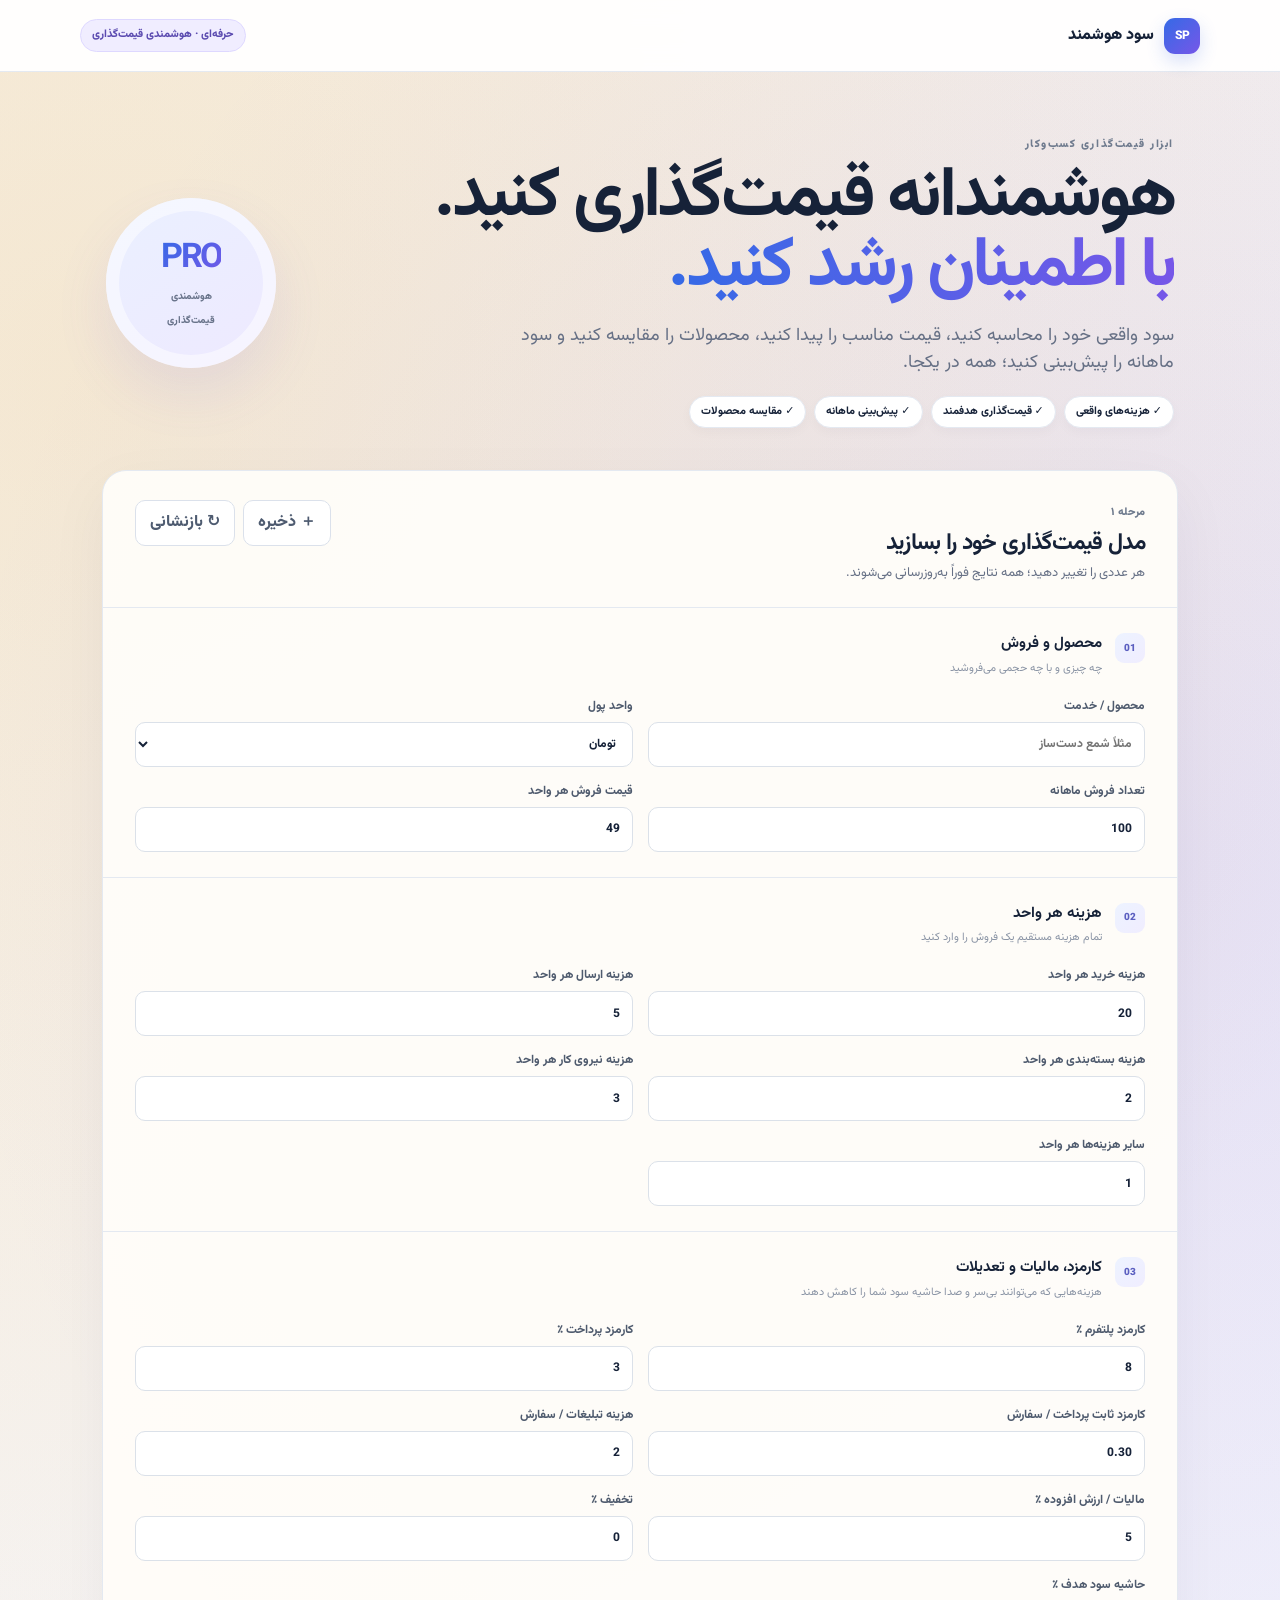
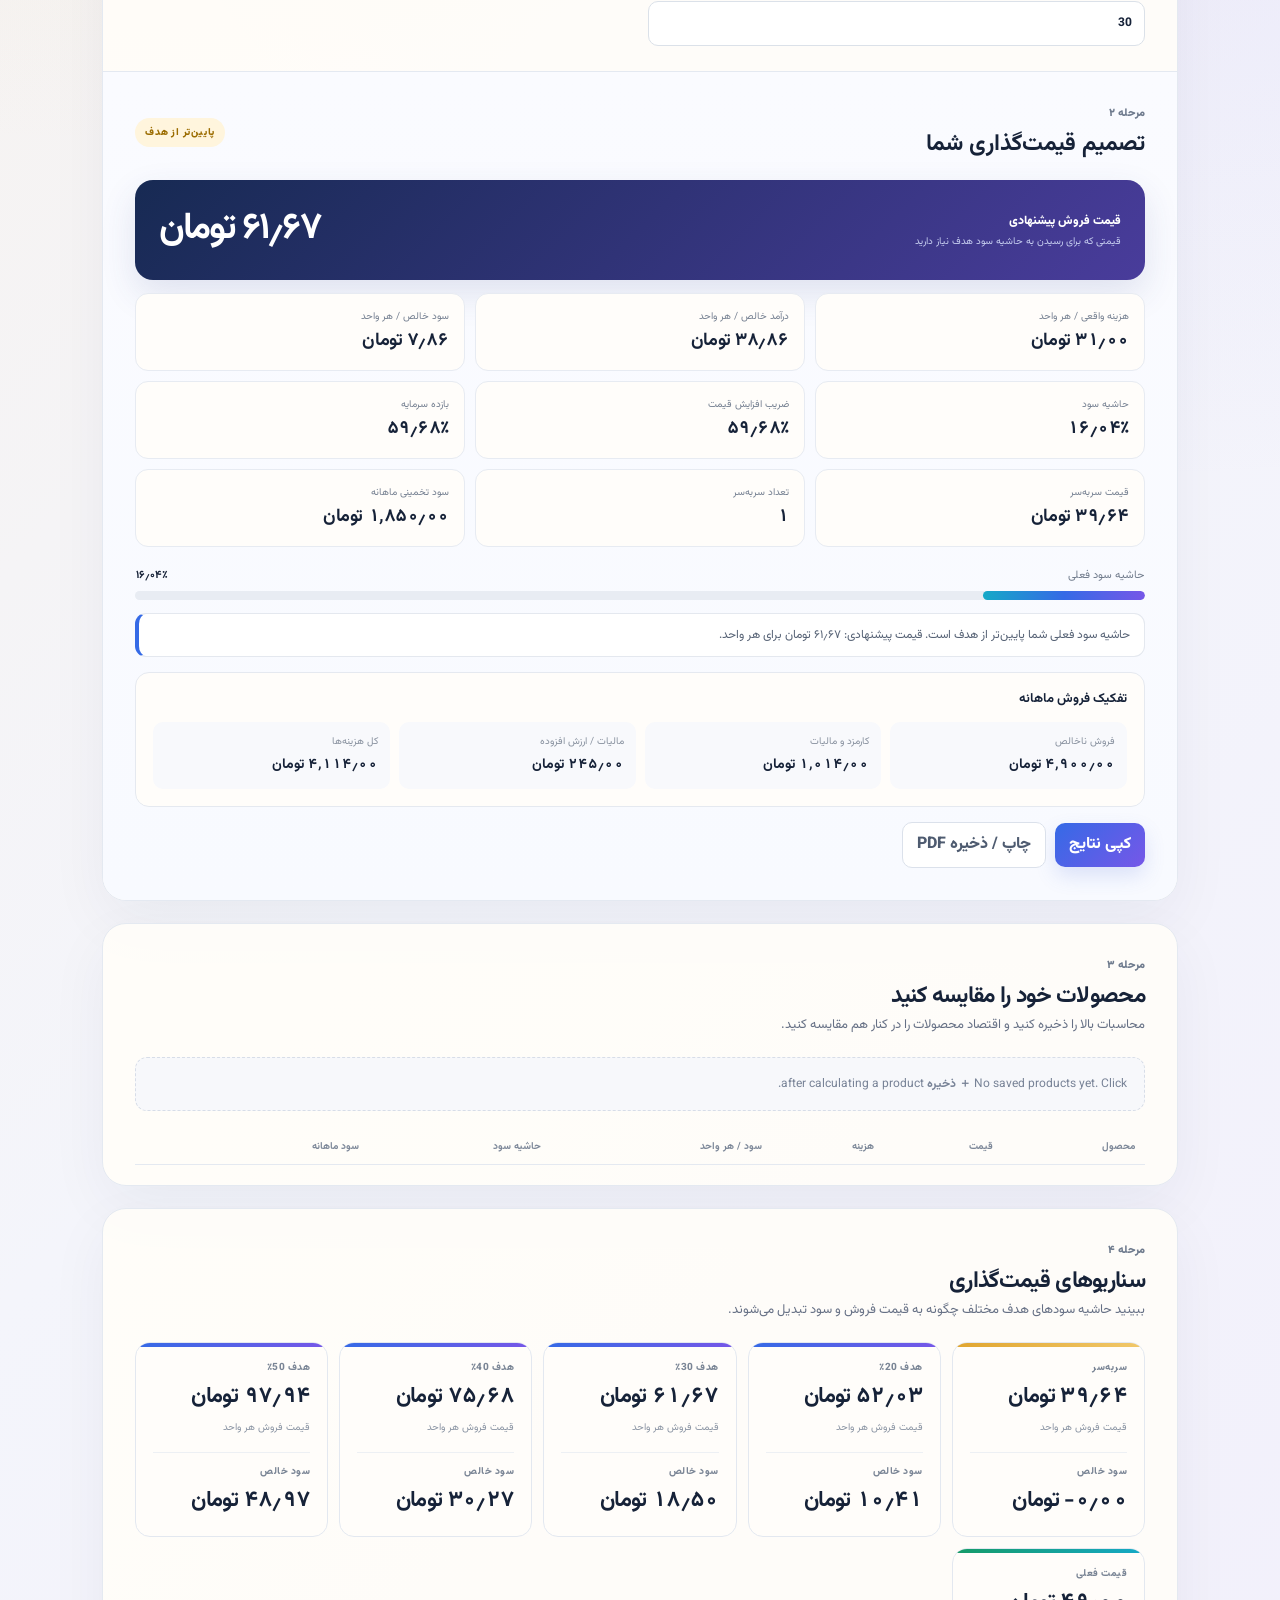
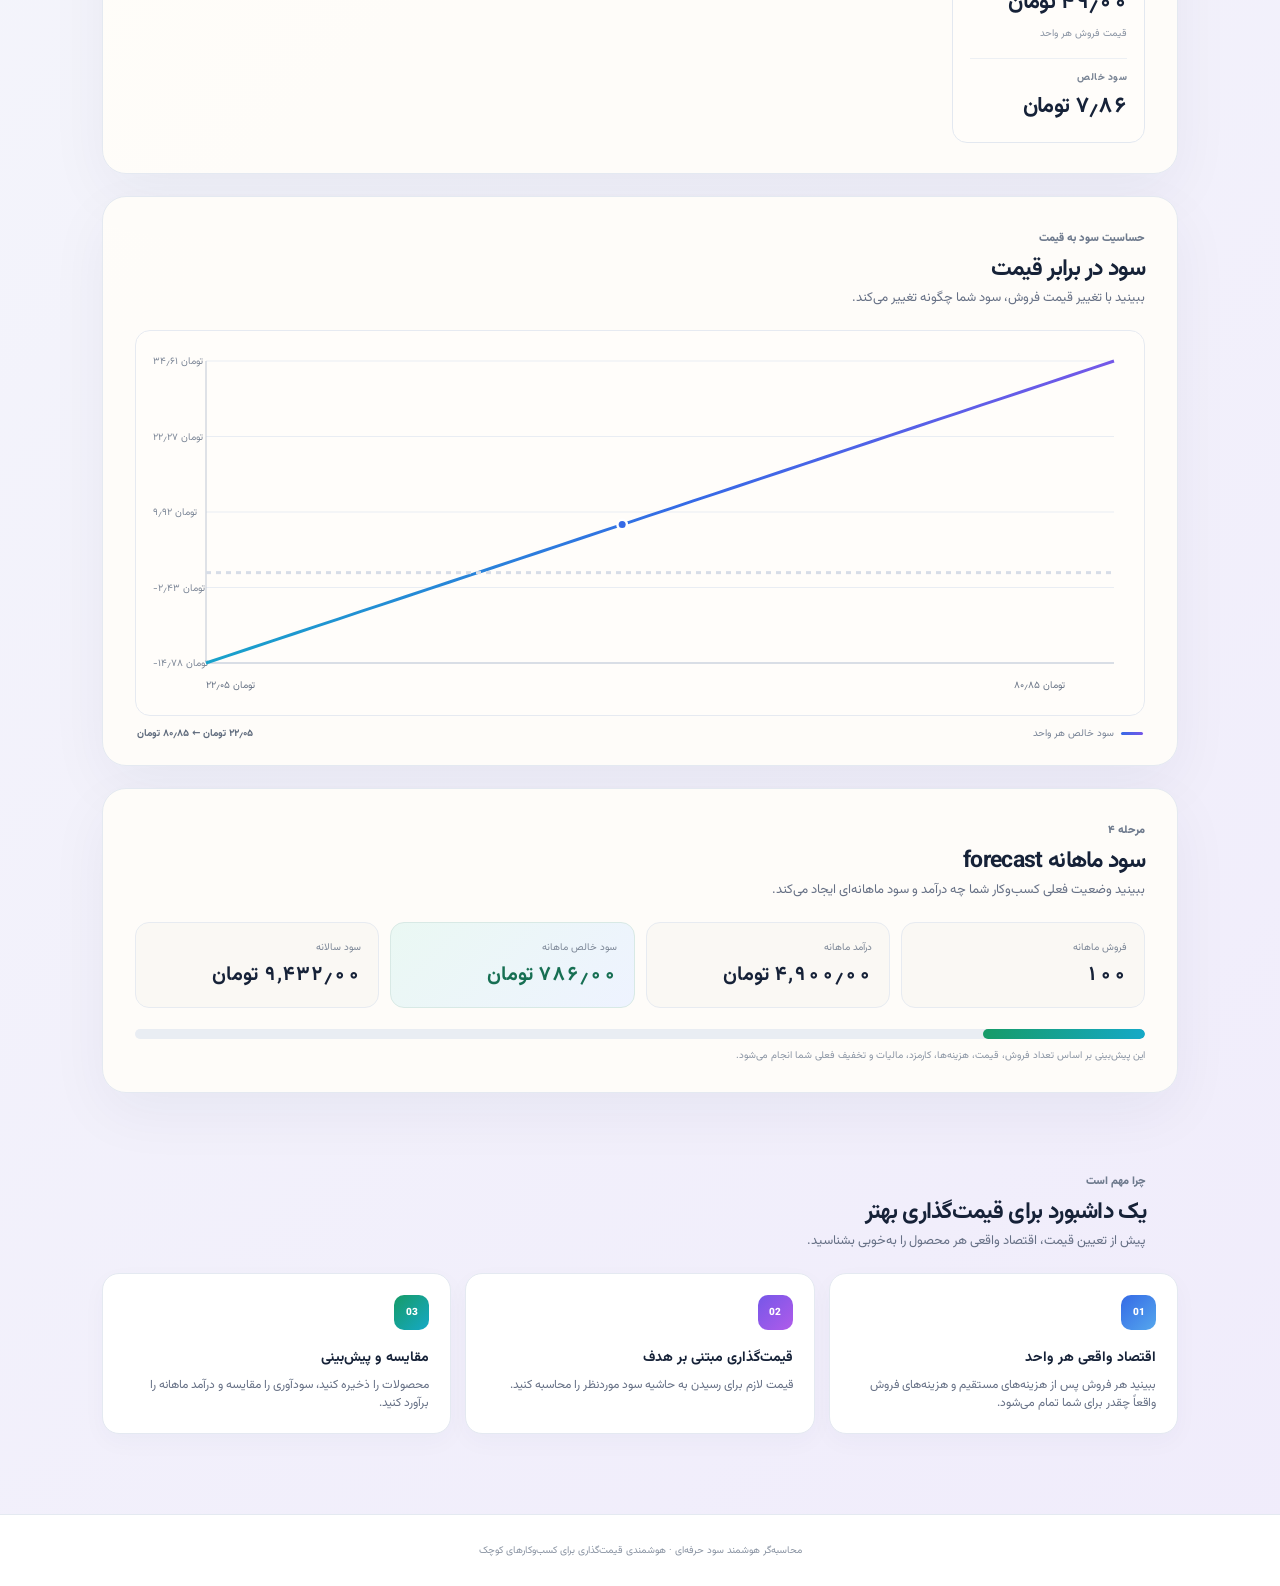
<file: index.html>
<!doctype html>
<html lang="fa" dir="rtl">
<head>
<meta charset="utf-8">
<meta name="viewport" content="width=device-width,initial-scale=1">
<meta name="description" content="محاسبه‌گر هوشمند سود حرفه‌ای برای قیمت‌گذاری، محاسبه سود، مقایسه محصولات و پیش‌بینی درآمد ماهانه کسب‌وکارها.">
<title>محاسبه‌گر هوشمند سود حرفه‌ای</title>
<link rel="stylesheet" href="https://fonts.googleapis.com/css2?family=Vazirmatn:wght@400;500;600;700;800;900&display=swap">
<link rel="stylesheet" href="style.css">
</head>
<body>
<header class="topbar">
  <div class="brand"><span class="logo">SP</span><span>سود هوشمند</span></div>
  <span class="badge">حرفه‌ای · هوشمندی قیمت‌گذاری</span>
</header>

<main class="container">
<section class="hero">
  <div class="hero-copy">
    <p class="eyebrow">ابزار قیمت‌گذاری کسب‌وکار</p>
    <h1>هوشمندانه قیمت‌گذاری کنید.<br><span>با اطمینان رشد کنید.</span></h1>
    <p>سود واقعی خود را محاسبه کنید، قیمت مناسب را پیدا کنید، محصولات را مقایسه کنید و سود ماهانه را پیش‌بینی کنید؛ همه در یکجا.</p>
    <div class="hero-pills"><span>✓ هزینه‌های واقعی</span><span>✓ قیمت‌گذاری هدفمند</span><span>✓ پیش‌بینی ماهانه</span><span>✓ مقایسه محصولات</span></div>
  </div>
  <div class="hero-orb"><div><b>PRO</b><small>هوشمندی<br>قیمت‌گذاری</small></div></div>
</section>

<section class="card calculator">
  <div class="section-head">
    <div><span class="section-kicker">مرحله ۱</span><h2>مدل قیمت‌گذاری خود را بسازید</h2><p>هر عددی را تغییر دهید؛ همه نتایج فوراً به‌روزرسانی می‌شوند.</p></div>
    <div class="head-actions"><button id="save" class="secondary">＋ ذخیره</button><button id="reset" class="secondary">↻ بازنشانی</button></div>
  </div>

  <div class="group">
    <div class="group-title"><span>01</span><div><h3>محصول و فروش</h3><small>چه چیزی و با چه حجمی می‌فروشید</small></div></div>
    <div class="grid">
      <label>محصول / خدمت<input id="product" placeholder="مثلاً شمع دست‌ساز"></label>
      <label>واحد پول<select id="currency"><option value="تومان">تومان</option></select></label>
      <label>تعداد فروش ماهانه<input id="units" type="number" min="1" step="1" value="100"></label>
      <label>قیمت فروش هر واحد<input id="selling" type="number" min="0" step="0.01" value="49"></label>
    </div>
  </div>

  <div class="group">
    <div class="group-title"><span>02</span><div><h3>هزینه هر واحد</h3><small>تمام هزینه مستقیم یک فروش را وارد کنید</small></div></div>
    <div class="grid">
      <label>هزینه خرید هر واحد<input id="purchase" type="number" min="0" step="0.01" value="20"></label>
      <label>هزینه ارسال هر واحد<input id="shipping" type="number" min="0" step="0.01" value="5"></label>
      <label>هزینه بسته‌بندی هر واحد<input id="packaging" type="number" min="0" step="0.01" value="2"></label>
      <label>هزینه نیروی کار هر واحد<input id="labor" type="number" min="0" step="0.01" value="3"></label>
      <label>سایر هزینه‌ها هر واحد<input id="other" type="number" min="0" step="0.01" value="1"></label>
    </div>
  </div>

  <div class="group">
    <div class="group-title"><span>03</span><div><h3>کارمزد، مالیات و تعدیلات</h3><small>هزینه‌هایی که می‌توانند بی‌سر و صدا حاشیه سود شما را کاهش دهند</small></div></div>
    <div class="grid">
      <label>کارمزد پلتفرم ٪<input id="platformFee" type="number" min="0" max="100" step="0.1" value="8"></label>
      <label>کارمزد پرداخت ٪<input id="paymentFee" type="number" min="0" max="100" step="0.1" value="3"></label>
      <label>کارمزد ثابت پرداخت / سفارش<input id="fixedFee" type="number" min="0" step="0.01" value="0.30"></label>
      <label>هزینه تبلیغات / سفارش<input id="ads" type="number" min="0" step="0.01" value="2"></label>
      <label>مالیات / ارزش افزوده ٪<input id="tax" type="number" min="0" max="100" step="0.1" value="5"></label>
      <label>تخفیف ٪<input id="discount" type="number" min="0" max="100" step="0.1" value="0"></label>
      <label>حاشیه سود هدف ٪<input id="targetMargin" type="number" min="0" max="99.9" step="0.1" value="30"></label>
    </div>
  </div>

  <div class="results-wrap">
    <div class="result-heading"><div><span class="section-kicker">مرحله ۲</span><h2>تصمیم قیمت‌گذاری شما</h2></div><span id="status" class="status positive">سودده</span></div>
    <div class="hero-result"><div><span>قیمت فروش پیشنهادی</span><small>قیمتی که برای رسیدن به حاشیه سود هدف نیاز دارید</small></div><strong id="recommended">۴۵٫۰۷ تومان</strong></div>
    <div class="results">
      <div class="metric"><span>هزینه واقعی / هر واحد</span><strong id="cost">۳۱٫۰۰ تومان</strong></div>
      <div class="metric"><span>درآمد خالص / هر واحد</span><strong id="netRevenue">۴۳٫۰۵ تومان</strong></div>
      <div class="metric"><span>سود خالص / هر واحد</span><strong id="profit">۱۲٫۰۵ تومان</strong></div>
      <div class="metric"><span>حاشیه سود</span><strong id="margin">۲۸٫۰۰٪</strong></div>
      <div class="metric"><span>ضریب افزایش قیمت</span><strong id="markup">۳۸٫۸۷٪</strong></div>
      <div class="metric"><span>بازده سرمایه</span><strong id="roi">۳۸٫۸۷٪</strong></div>
      <div class="metric"><span>قیمت سربه‌سر</span><strong id="breakEven">۳۵٫۴۱ تومان</strong></div>
      <div class="metric"><span>تعداد سربه‌سر</span><strong id="breakEvenUnits">1</strong></div>
      <div class="metric"><span>سود تخمینی ماهانه</span><strong id="totalProfit">۱٬۲۰۵٫۰۰ تومان</strong></div>
    </div>
    <div class="bar-label"><span>حاشیه سود فعلی</span><b id="barValue">۲۸٫۰۰٪</b></div>
    <div class="bar"><div id="profitBar"></div></div>
    <div class="insight" id="message"></div>
    <div class="summary"><h3>تفکیک فروش ماهانه</h3><div class="summary-grid">
      <div><span>فروش ناخالص</span><b id="grossSales">۴٬۹۰۰٫۰۰ تومان</b></div>
      <div><span>کارمزد و مالیات</span><b id="fees">۹۸۰٫۰۰ تومان</b></div>
      <div><span>مالیات / ارزش افزوده</span><b id="taxAmount">۲۴۵٫۰۰ تومان</b></div>
      <div><span>کل هزینه‌ها</span><b id="variableCosts">$3,695.00</b></div>
    </div></div>
    <div class="actions"><button id="copy" class="primary">کپی نتایج</button><button id="pdf" class="secondary">چاپ / ذخیره PDF</button><span id="copied" class="copied"></span></div>
  </div>
</section>

<section class="card tool-card">
  <div class="section-head compact"><div><span class="section-kicker">مرحله ۳</span><h2>محصولات خود را مقایسه کنید</h2><p>محاسبات بالا را ذخیره کنید و اقتصاد محصولات را در کنار هم مقایسه کنید.</p></div></div>
  <div id="savedEmpty" class="empty">No saved products yet. Click <b>＋ ذخیره</b> after calculating a product.</div>
  <div class="table-wrap"><table id="compareTable"><thead><tr><th>محصول</th><th>قیمت</th><th>هزینه</th><th>سود / هر واحد</th><th>حاشیه سود</th><th>سود ماهانه</th><th></th></tr></thead><tbody></tbody></table></div>
</section>


<section class="card scenarios">
  <div class="section-head compact"><div><span class="section-kicker">مرحله ۴</span><h2>سناریوهای قیمت‌گذاری</h2><p>ببینید حاشیه سودهای هدف مختلف چگونه به قیمت فروش و سود تبدیل می‌شوند.</p></div></div>
  <div class="scenario-grid" id="scenarioGrid"></div>
</section>

<section class="card chart-card">
  <div class="section-head compact"><div><span class="section-kicker">حساسیت سود به قیمت</span><h2>سود در برابر قیمت</h2><p>ببینید با تغییر قیمت فروش، سود شما چگونه تغییر می‌کند.</p></div></div>
  <div class="chart-wrap"><canvas id="profitChart" width="1000" height="360"></canvas></div>
  <div class="chart-legend"><span><i></i> سود خالص هر واحد</span><b id="chartRange"></b></div>
</section>
<section class="card forecast">
  <div class="section-head compact"><div><span class="section-kicker">مرحله ۴</span><h2>سود ماهانه forecast</h2><p>ببینید وضعیت فعلی کسب‌وکار شما چه درآمد و سود ماهانه‌ای ایجاد می‌کند.</p></div></div>
  <div class="forecast-grid">
    <div class="forecast-card"><span>فروش ماهانه</span><b id="fUnits">100</b></div>
    <div class="forecast-card"><span>درآمد ماهانه</span><b id="fRevenue">۴٬۹۰۰ تومان</b></div>
    <div class="forecast-card accent"><span>سود خالص ماهانه</span><b id="fProfit">۱٬۲۰۵ تومان</b></div>
    <div class="forecast-card"><span>سود سالانه</span><b id="fAnnual">۱۴٬۴۶۰ تومان</b></div>
  </div>
  <div class="forecast-bar"><div id="forecastFill"></div></div>
  <div class="forecast-note">این پیش‌بینی بر اساس تعداد فروش، قیمت، هزینه‌ها، کارمزد، مالیات و تخفیف فعلی شما انجام می‌شود.</div>
</section>

<section class="how"><div class="section-head compact"><div><span class="section-kicker">چرا مهم است</span><h2>یک داشبورد برای قیمت‌گذاری بهتر</h2><p>پیش از تعیین قیمت، اقتصاد واقعی هر محصول را به‌خوبی بشناسید.</p></div></div>
<div class="features"><div><span class="feature-icon one">01</span><b>اقتصاد واقعی هر واحد</b><p>ببینید هر فروش پس از هزینه‌های مستقیم و هزینه‌های فروش واقعاً چقدر برای شما تمام می‌شود.</p></div>
<div><span class="feature-icon two">02</span><b>قیمت‌گذاری مبتنی بر هدف</b><p>قیمت لازم برای رسیدن به حاشیه سود موردنظر را محاسبه کنید.</p></div>
<div><span class="feature-icon three">03</span><b>مقایسه و پیش‌بینی</b><p>محصولات را ذخیره کنید، سودآوری را مقایسه و درآمد ماهانه را برآورد کنید.</p></div></div></section>
</main>
<footer>محاسبه‌گر هوشمند سود حرفه‌ای · هوشمندی قیمت‌گذاری برای کسب‌وکارهای کوچک</footer>
<script src="app.js"></script>
</body>
</html>
</file>
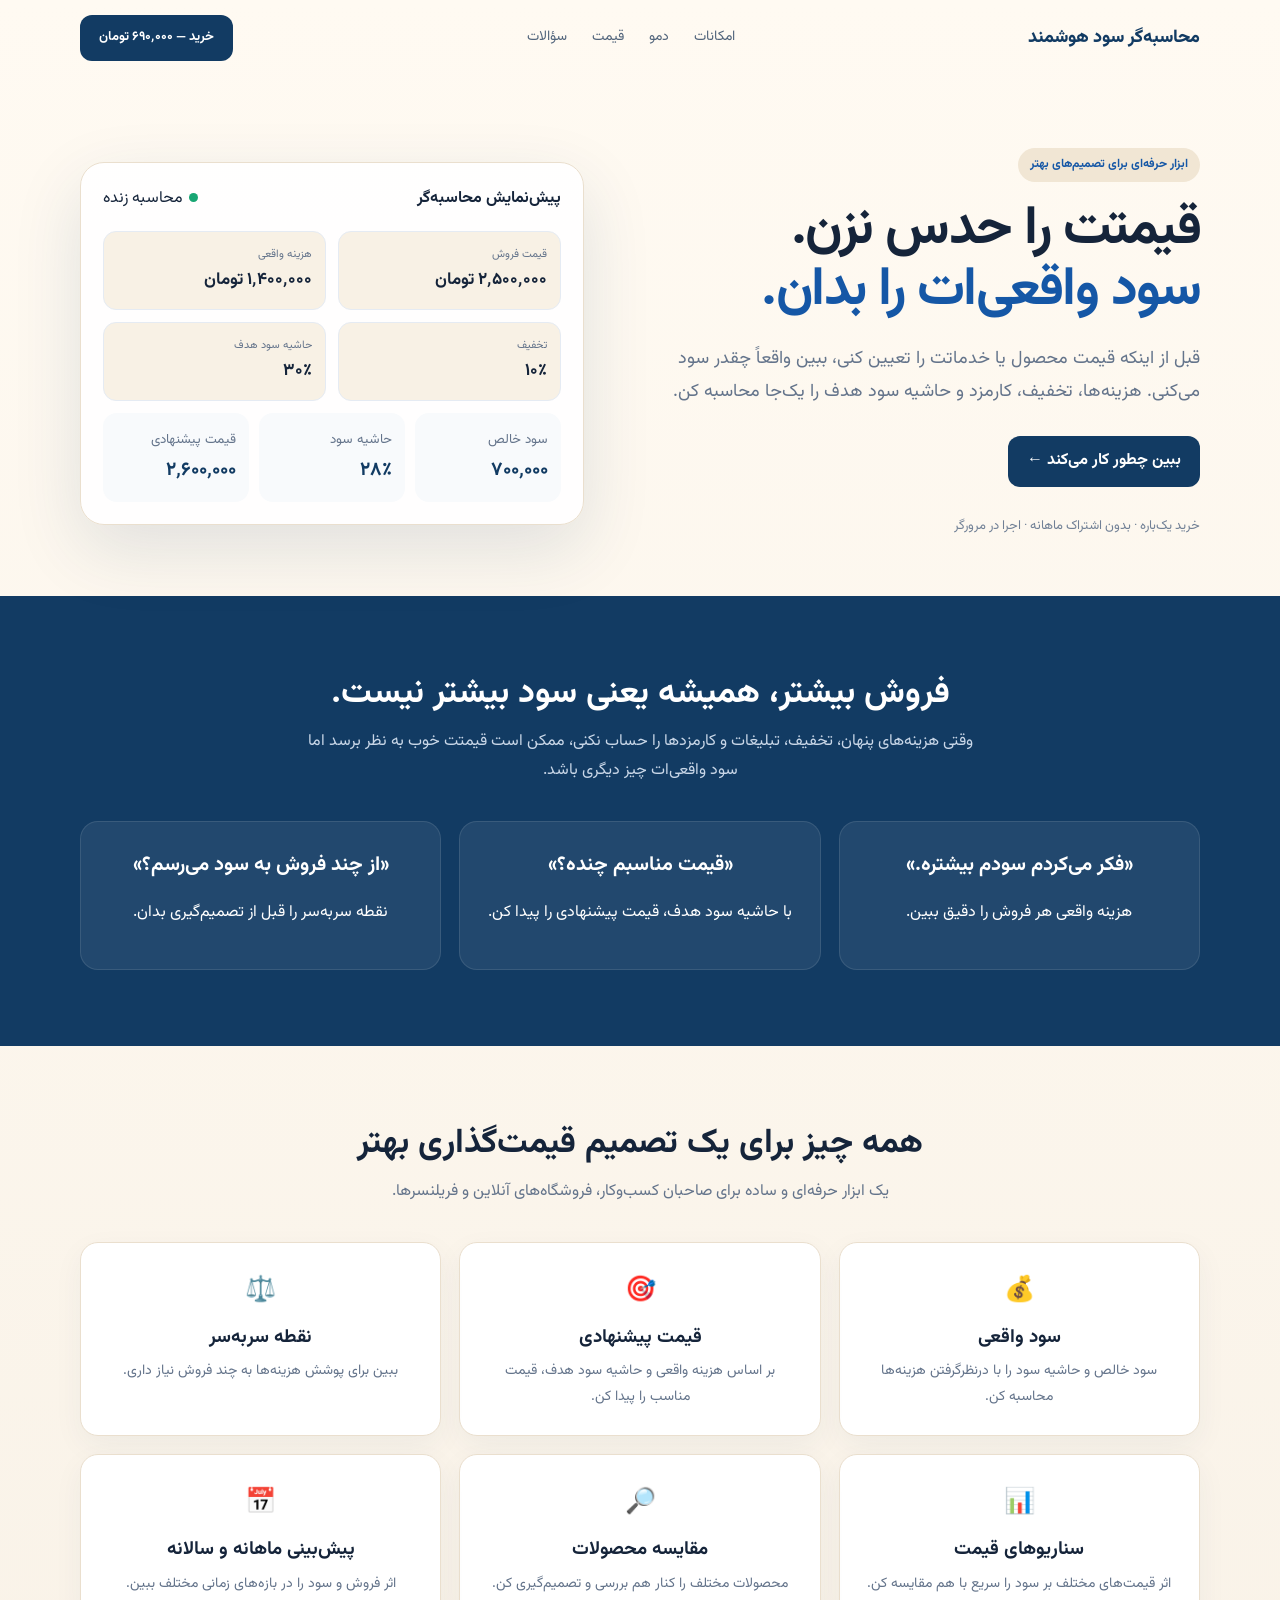
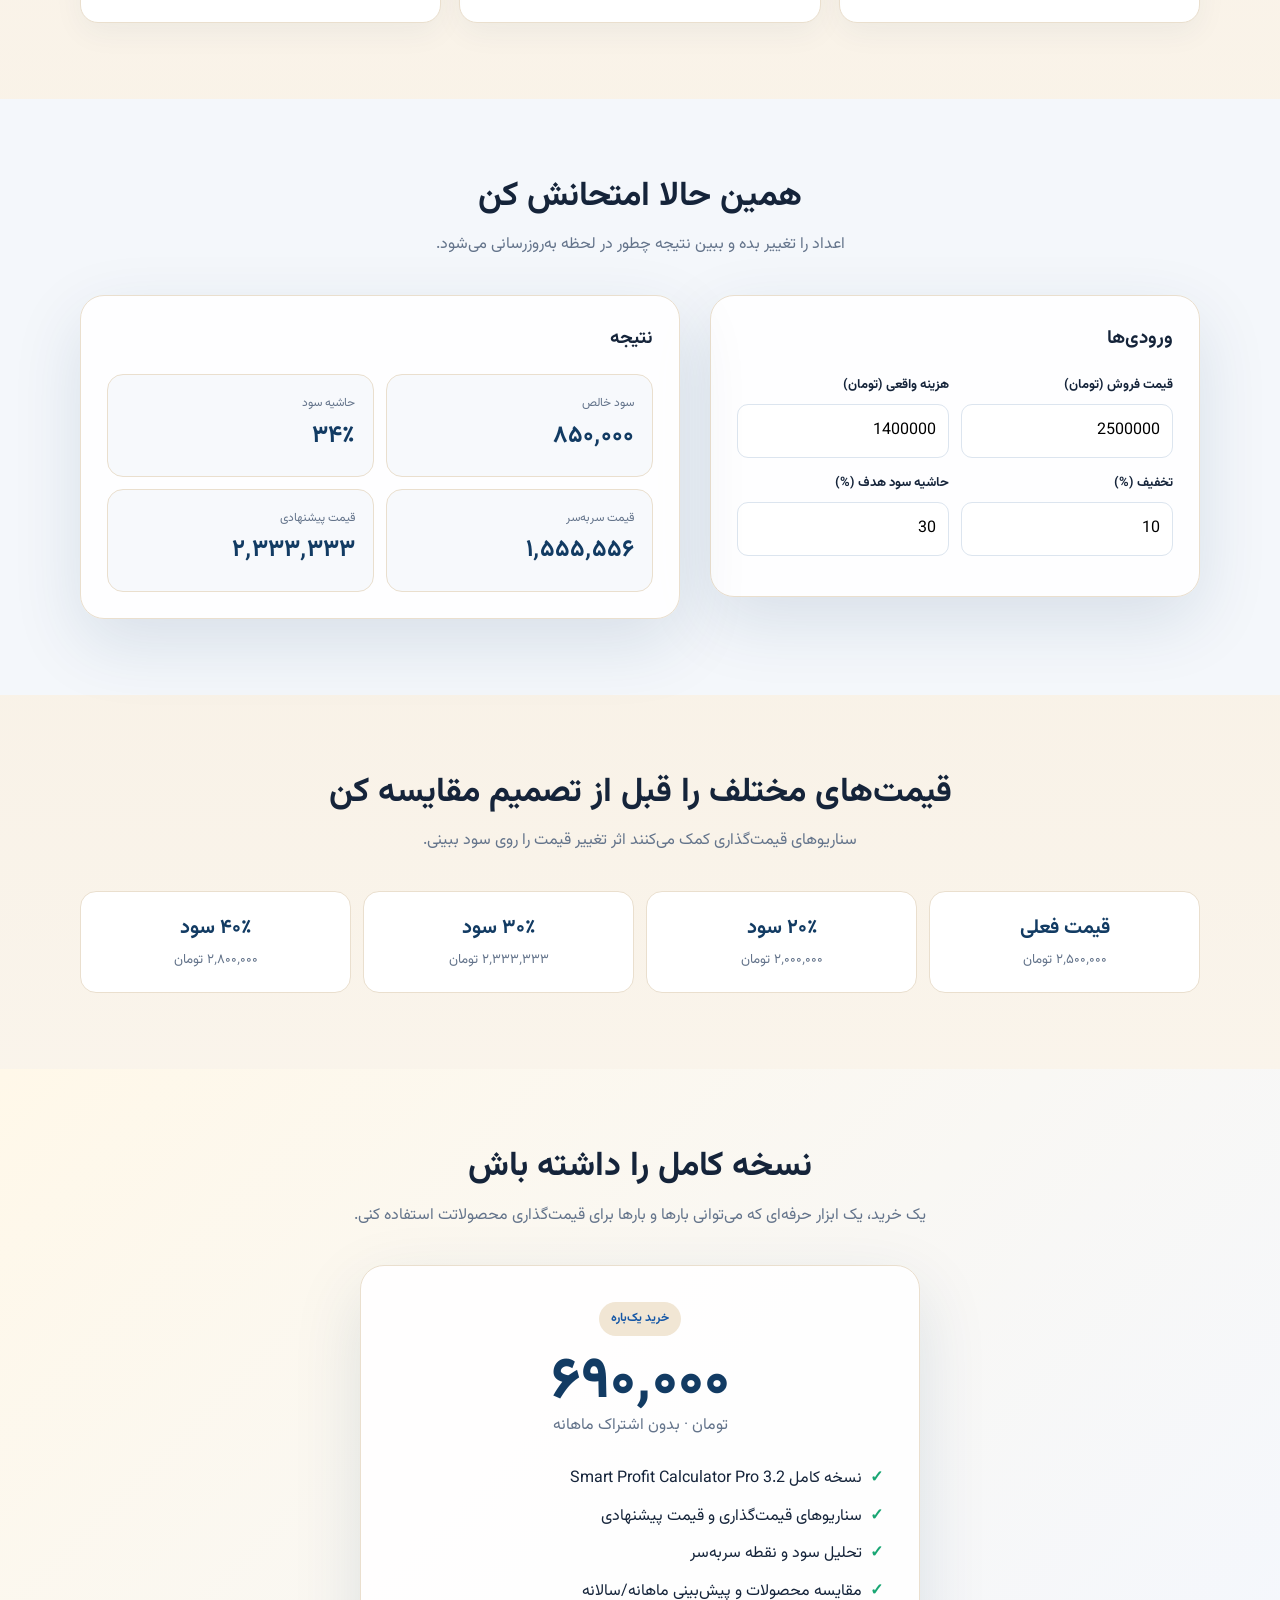
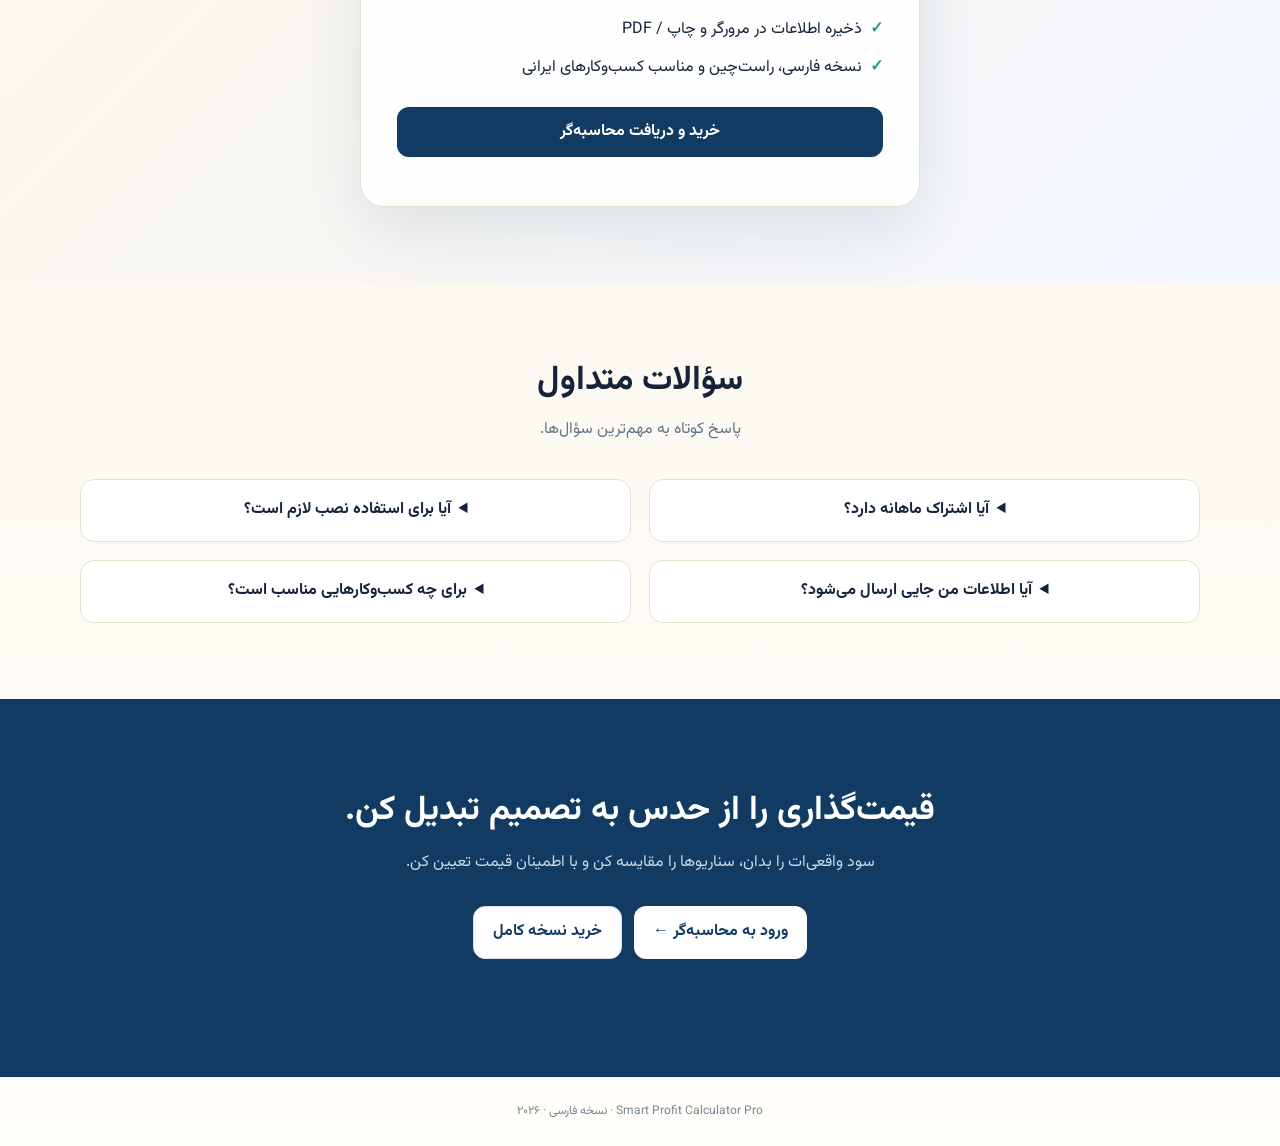
<file: landing/index.html>
<!doctype html>
<html lang="fa" dir="rtl">
<head>
<meta charset="utf-8">
<meta name="viewport" content="width=device-width,initial-scale=1">
<title>محاسبه‌گر حرفه‌ای سود | هوشمندتر قیمت‌گذاری کن</title>
<meta name="description" content="محاسبه سود واقعی، حاشیه سود، نقطه سربه‌سر و قیمت پیشنهادی با محاسبه‌گر حرفه‌ای سود.">
<link rel="preconnect" href="https://fonts.googleapis.com">
<link rel="preconnect" href="https://fonts.gstatic.com" crossorigin>
<link href="https://fonts.googleapis.com/css2?family=Vazirmatn:wght@400;500;600;700;800&display=swap" rel="stylesheet">
<style>
:root{--navy:#123b63;--blue:#1557a6;--ink:#15243a;--muted:#64748b;--cream:#fffaf1;--white:#fff;--line:#eadfce;--gold:#b78932;--soft:#f8f1e5;--green:#18a673}
*{box-sizing:border-box}html{scroll-behavior:smooth}body{margin:0;font-family:Vazirmatn,Arial,sans-serif;color:var(--ink);background:linear-gradient(180deg,#fffaf2 0,#f8f1e6 48%,#fffdf9 100%);line-height:1.8}a{text-decoration:none;color:inherit}.wrap{width:min(1120px,92%);margin:auto}
nav{height:76px;display:flex;align-items:center;justify-content:space-between}.brand{font-weight:800;font-size:18px;color:var(--navy)}.navlinks{display:flex;gap:25px;color:#52657c;font-size:14px}.navcta,.btn{background:var(--navy);color:#fff;padding:11px 19px;border-radius:12px;font-weight:700;display:inline-flex;align-items:center;justify-content:center;border:0;cursor:pointer}.navcta{font-size:13px}.hero{padding:72px 0 58px}.heroGrid{display:grid;grid-template-columns:1.05fr .95fr;gap:58px;align-items:center}.eyebrow{display:inline-block;background:#f1e6d4;color:var(--blue);padding:6px 12px;border-radius:999px;font-size:12px;font-weight:700;margin-bottom:18px}.hero h1{font-size:clamp(34px,4.2vw,56px);line-height:1.15;margin:0 0 20px;letter-spacing:-1.5px}.hero h1 span{color:var(--blue)}.hero p{font-size:18px;color:var(--muted);max-width:600px}.actions{display:flex;gap:12px;flex-wrap:wrap;margin:28px 0}.btn.secondary{background:#fff;color:var(--navy);border:1px solid #d9e2ee}.trust{font-size:13px;color:#718096}.card{background:rgba(255,255,255,.92);border:1px solid var(--line);border-radius:24px;box-shadow:0 24px 70px rgba(18,59,99,.12)}.preview{padding:22px}.previewTop{display:flex;justify-content:space-between;align-items:center;margin-bottom:18px}.dot{width:9px;height:9px;border-radius:50%;background:var(--green);display:inline-block;margin-left:6px}.miniGrid{display:grid;grid-template-columns:1fr 1fr;gap:12px}.field{background:var(--soft);border:1px solid #e5ebf3;padding:13px;border-radius:13px}.field label{font-size:11px;color:var(--muted);display:block}.field strong{font-size:17px}.results{margin-top:12px;display:grid;grid-template-columns:repeat(3,1fr);gap:10px}.result{padding:13px;border-radius:14px;background:#f8fafc}.result b{display:block;font-size:19px;color:var(--navy)}.result small{color:var(--muted)}section{padding:76px 0}.center{text-align:center}.sectionTitle{font-size:34px;line-height:1.3;margin:0 0 12px}.sectionLead{color:var(--muted);max-width:690px;margin:0 auto 35px}.problem{background:var(--navy);color:#fff}.problem .sectionLead{color:#c9d7e8}.problemGrid,.featureGrid,.steps,.audience,.faq{display:grid;grid-template-columns:repeat(3,1fr);gap:18px}.problemBox,.feature,.step,.aud{padding:25px;border-radius:18px;background:rgba(255,255,255,.07);border:1px solid rgba(255,255,255,.1)}.problemBox b{font-size:20px}.features .feature{background:#fff;border:1px solid var(--line);box-shadow:0 10px 30px rgba(18,59,99,.05)}.icon{font-size:25px;margin-bottom:8px}.feature h3,.step h3{margin:5px 0}.feature p,.step p,.aud p{margin:0;color:var(--muted);font-size:14px}.demo{background:#f4f7fb}.demoGrid{display:grid;grid-template-columns:.9fr 1.1fr;gap:30px;align-items:start}.demoForm,.demoResult{padding:26px}.demoForm h3,.demoResult h3{margin-top:0}.inputRow{display:grid;grid-template-columns:1fr 1fr;gap:12px}.input{margin-bottom:14px}.input label{display:block;font-size:13px;font-weight:700;margin-bottom:6px}.input input{width:100%;border:1px solid #dce5ef;border-radius:11px;padding:12px;font:inherit;outline:none;background:#fff}.input input:focus{border-color:var(--blue)}.bigResult{display:grid;grid-template-columns:1fr 1fr;gap:12px}.metric{padding:18px;border-radius:16px;background:#f7f9fc;border:1px solid var(--line)}.metric span{display:block;color:var(--muted);font-size:12px}.metric strong{font-size:24px;color:var(--navy)}.scenarios{display:grid;grid-template-columns:repeat(4,1fr);gap:12px}.scenario{padding:18px;border:1px solid var(--line);border-radius:16px;background:#fff}.scenario b{display:block;color:var(--navy);font-size:20px}.scenario small{color:var(--muted)}.pricing{background:linear-gradient(135deg,#fff8e9,#f3f7ff)}.priceCard{width:min(560px,100%);margin:30px auto 0;padding:36px;text-align:center}.price{font-size:58px;font-weight:800;color:var(--navy);line-height:1}.priceSub{color:var(--muted)}.checklist{text-align:right;display:grid;gap:9px;margin:24px 0}.checklist div:before{content:"✓";color:var(--green);font-weight:800;margin-left:8px}.faq{grid-template-columns:1fr 1fr}.faq details{background:#fff;border:1px solid var(--line);border-radius:14px;padding:16px 18px}.faq summary{font-weight:700;cursor:pointer}.final{padding:90px 0;background:var(--navy);color:#fff;text-align:center}.final p{color:#c9d7e8}.final .btn{background:#fff;color:var(--navy)}footer{padding:24px 0;text-align:center;color:#7b8796;font-size:12px}
@media(max-width:850px){.heroGrid,.demoGrid{grid-template-columns:1fr}.navlinks{display:none}.hero{padding-top:40px}.problemGrid,.featureGrid,.steps,.audience{grid-template-columns:1fr}.scenarios{grid-template-columns:1fr 1fr}.faq{grid-template-columns:1fr}}
@media(max-width:520px){.hero h1{font-size:40px}.results,.bigResult,.inputRow{grid-template-columns:1fr}.scenarios{grid-template-columns:1fr}.price{font-size:48px}section{padding:58px 0}}
</style>
</head>
<body>
<header><div class="wrap"><nav><a class="brand" href="#">محاسبه‌گر سود هوشمند</a><div class="navlinks"><a href="#features">امکانات</a><a href="#demo">دمو</a><a href="https://bidrano.com/product/smart-profit-calculator-pro-%d9%86%d8%b3%d8%ae%d9%87-%d9%81%d8%a7%d8%b1%d8%b3%db%8c/">قیمت</a><a href="#faq">سؤالات</a></div><a class="navcta" href="https://bidrano.com/product/smart-profit-calculator-pro-%d9%86%d8%b3%d8%ae%d9%87-%d9%81%d8%a7%d8%b1%d8%b3%db%8c/">خرید — ۶۹۰٬۰۰۰ تومان</a></nav></div></header>

<main>
<section class="hero"><div class="wrap heroGrid"><div><span class="eyebrow">ابزار حرفه‌ای برای تصمیم‌های بهتر</span><h1>قیمتت را حدس نزن.<br><span>سود واقعی‌ات را بدان.</span></h1><p>قبل از اینکه قیمت محصول یا خدماتت را تعیین کنی، ببین واقعاً چقدر سود می‌کنی. هزینه‌ها، تخفیف، کارمزد و حاشیه سود هدف را یک‌جا محاسبه کن.</p><div class="actions">
<a class="btn" href="#demo">ببین چطور کار می‌کند ←</a></div><div class="trust">خرید یک‌باره · بدون اشتراک ماهانه · اجرا در مرورگر</div></div>
<div class="card preview"><div class="previewTop"><strong>پیش‌نمایش محاسبه‌گر</strong><span><i class="dot"></i>محاسبه زنده</span></div><div class="miniGrid"><div class="field"><label>قیمت فروش</label><strong>۲٬۵۰۰٬۰۰۰ تومان</strong></div><div class="field"><label>هزینه واقعی</label><strong>۱٬۴۰۰٬۰۰۰ تومان</strong></div><div class="field"><label>تخفیف</label><strong>۱۰٪</strong></div><div class="field"><label>حاشیه سود هدف</label><strong>۳۰٪</strong></div></div><div class="results"><div class="result"><small>سود خالص</small><b>۷۰۰٬۰۰۰</b></div><div class="result"><small>حاشیه سود</small><b>۲۸٪</b></div><div class="result"><small>قیمت پیشنهادی</small><b>۲٬۶۰۰٬۰۰۰</b></div></div></div></div></section>

<section class="problem"><div class="wrap center"><h2 class="sectionTitle">فروش بیشتر، همیشه یعنی سود بیشتر نیست.</h2><p class="sectionLead">وقتی هزینه‌های پنهان، تخفیف، تبلیغات و کارمزدها را حساب نکنی، ممکن است قیمتت خوب به نظر برسد اما سود واقعی‌ات چیز دیگری باشد.</p><div class="problemGrid"><div class="problemBox"><b>«فکر می‌کردم سودم بیشتره.»</b><p>هزینه واقعی هر فروش را دقیق ببین.</p></div><div class="problemBox"><b>«قیمت مناسبم چنده؟»</b><p>با حاشیه سود هدف، قیمت پیشنهادی را پیدا کن.</p></div><div class="problemBox"><b>«از چند فروش به سود می‌رسم؟»</b><p>نقطه سربه‌سر را قبل از تصمیم‌گیری بدان.</p></div></div></div></section>

<section id="features" class="features"><div class="wrap center"><h2 class="sectionTitle">همه چیز برای یک تصمیم قیمت‌گذاری بهتر</h2><p class="sectionLead">یک ابزار حرفه‌ای و ساده برای صاحبان کسب‌وکار، فروشگاه‌های آنلاین و فریلنسرها.</p><div class="featureGrid"><div class="feature"><div class="icon">💰</div><h3>سود واقعی</h3><p>سود خالص و حاشیه سود را با درنظرگرفتن هزینه‌ها محاسبه کن.</p></div><div class="feature"><div class="icon">🎯</div><h3>قیمت پیشنهادی</h3><p>بر اساس هزینه واقعی و حاشیه سود هدف، قیمت مناسب را پیدا کن.</p></div><div class="feature"><div class="icon">⚖️</div><h3>نقطه سربه‌سر</h3><p>ببین برای پوشش هزینه‌ها به چند فروش نیاز داری.</p></div><div class="feature"><div class="icon">📊</div><h3>سناریوهای قیمت</h3><p>اثر قیمت‌های مختلف بر سود را سریع با هم مقایسه کن.</p></div><div class="feature"><div class="icon">🔎</div><h3>مقایسه محصولات</h3><p>محصولات مختلف را کنار هم بررسی و تصمیم‌گیری کن.</p></div><div class="feature"><div class="icon">📅</div><h3>پیش‌بینی ماهانه و سالانه</h3><p>اثر فروش و سود را در بازه‌های زمانی مختلف ببین.</p></div></div></div></section>

<section id="demo" class="demo"><div class="wrap"><div class="center"><h2 class="sectionTitle">همین حالا امتحانش کن</h2><p class="sectionLead">اعداد را تغییر بده و ببین نتیجه چطور در لحظه به‌روزرسانی می‌شود.</p></div><div class="demoGrid"><div class="card demoForm"><h3>ورودی‌ها</h3><div class="inputRow"><div class="input"><label>قیمت فروش (تومان)</label><input id="dPrice" type="number" value="2500000"></div><div class="input"><label>هزینه واقعی (تومان)</label><input id="dCost" type="number" value="1400000"></div></div><div class="inputRow"><div class="input"><label>تخفیف (%)</label><input id="dDiscount" type="number" value="10" min="0" max="100"></div><div class="input"><label>حاشیه سود هدف (%)</label><input id="dMargin" type="number" value="30" min="0" max="99"></div></div></div><div class="card demoResult"><h3>نتیجه</h3><div class="bigResult"><div class="metric"><span>سود خالص</span><strong id="rProfit">۰</strong></div><div class="metric"><span>حاشیه سود</span><strong id="rMargin">۰٪</strong></div><div class="metric"><span>قیمت سربه‌سر</span><strong id="rBreak">۰</strong></div><div class="metric"><span>قیمت پیشنهادی</span><strong id="rPrice">۰</strong></div></div></div></div></div></section>

<section><div class="wrap center"><h2 class="sectionTitle">قیمت‌های مختلف را قبل از تصمیم مقایسه کن</h2><p class="sectionLead">سناریوهای قیمت‌گذاری کمک می‌کنند اثر تغییر قیمت را روی سود ببینی.</p><div class="scenarios"><div class="scenario"><b>قیمت فعلی</b><small id="s0">—</small></div><div class="scenario"><b>۲۰٪ سود</b><small id="s20">—</small></div><div class="scenario"><b>۳۰٪ سود</b><small id="s30">—</small></div><div class="scenario"><b>۴۰٪ سود</b><small id="s40">—</small></div></div></div></section>

<section class="pricing" id="pricing"><div class="wrap center"><h2 class="sectionTitle">نسخه کامل را داشته باش</h2><p class="sectionLead">یک خرید، یک ابزار حرفه‌ای که می‌توانی بارها و بارها برای قیمت‌گذاری محصولاتت استفاده کنی.</p><div class="card priceCard"><div class="eyebrow">خرید یک‌باره</div><div class="price">۶۹۰٬۰۰۰</div><div class="priceSub">تومان · بدون اشتراک ماهانه</div><div class="checklist"><div>نسخه کامل Smart Profit Calculator Pro 3.2</div><div>سناریوهای قیمت‌گذاری و قیمت پیشنهادی</div><div>تحلیل سود و نقطه سربه‌سر</div><div>مقایسه محصولات و پیش‌بینی ماهانه/سالانه</div><div>ذخیره اطلاعات در مرورگر و چاپ / PDF</div><div>نسخه فارسی، راست‌چین و مناسب کسب‌وکارهای ایرانی</div></div><a class="btn" style="width:100%" href="https://bidrano.com/product/smart-profit-calculator-pro-%d9%86%d8%b3%d8%ae%d9%87-%d9%81%d8%a7%d8%b1%d8%b3%db%8c/">خرید و دریافت محاسبه‌گر</a><p id="purchase" class="trust"></p></div></div></section>

<section id="faq"><div class="wrap center"><h2 class="sectionTitle">سؤالات متداول</h2><p class="sectionLead">پاسخ کوتاه به مهم‌ترین سؤال‌ها.</p><div class="faq"><details><summary>آیا اشتراک ماهانه دارد؟</summary><p>خیر. این محصول خرید یک‌باره است.</p></details><details><summary>آیا برای استفاده نصب لازم است؟</summary><p>خیر. محاسبه‌گر در مرورگر اجرا می‌شود.</p></details><details><summary>آیا اطلاعات من جایی ارسال می‌شود؟</summary><p>قابلیت ذخیره‌سازی محلی پروژه برای نگهداری اطلاعات در مرورگر طراحی شده است.</p></details><details><summary>برای چه کسب‌وکارهایی مناسب است؟</summary><p>برای فروشگاه‌ها، کسب‌وکارهای خدماتی، فروش آنلاین و فریلنسرها قابل استفاده است.</p></details></div></div></section>

<section class="final"><div class="wrap"><h2 class="sectionTitle">قیمت‌گذاری را از حدس به تصمیم تبدیل کن.</h2><p>سود واقعی‌ات را بدان، سناریوها را مقایسه کن و با اطمینان قیمت تعیین کن.</p><div class="actions" style="justify-content:center"><a class="btn" href="../index.html">ورود به محاسبه‌گر ←</a><a class="btn secondary" href="https://bidrano.com/product/smart-profit-calculator-pro-%d9%86%d8%b3%d8%ae%d9%87-%d9%81%d8%a7%d8%b1%d8%b3%db%8c/">خرید نسخه کامل</a></div></div></section>
</main>
<footer>Smart Profit Calculator Pro · نسخه فارسی · ۲۰۲۶</footer>
<script>
const fa=n=>Math.round(n||0).toLocaleString('fa-IR');
function demo(){
 const p=+document.querySelector('#dPrice').value||0,c=+document.querySelector('#dCost').value||0,d=(+document.querySelector('#dDiscount').value||0)/100,m=(+document.querySelector('#dMargin').value||0)/100;
 const net=p*(1-d)-c, margin=p?net/p*100:0, breakEven=(c/(1-d))||0, recommended=(c/(1-d-m))||0;
 document.querySelector('#rProfit').textContent=fa(net);
 document.querySelector('#rMargin').textContent=fa(margin)+'٪';
 document.querySelector('#rBreak').textContent=fa(breakEven);
 document.querySelector('#rPrice').textContent=fa(recommended);
 document.querySelector('#s0').textContent=fa(p)+' تومان';
 [20,30,40].forEach(x=>{let r=c/(1-d-x/100);document.querySelector('#s'+x).textContent=fa(r)+' تومان';});
}
document.querySelectorAll('#demo input').forEach(x=>x.addEventListener('input',demo));demo();
</script>
</body></html>
</file>
<file: style.css>
*{box-sizing:border-box}:root{--ink:#162238;--muted:#667085;--line:#e4e9f1;--soft:#f5f8fc;--blue:#356ae6;--violet:#7657e8;--cyan:#15a9c7;--green:#169b67;--red:#c53b35;--gold:#e2a72f}
body{margin:0;background:radial-gradient(circle at 8% 8%,rgba(230,190,115,.20),transparent 30%),radial-gradient(circle at 92% 18%,rgba(118,87,232,.13),transparent 30%),linear-gradient(135deg,#f8f1e7 0%,#f4f5fb 48%,#f0ecfb 100%);color:var(--ink);font-family:Inter,ui-sans-serif,system-ui,-apple-system,"Segoe UI",sans-serif;line-height:1.5}.topbar{height:72px;background:rgba(255,255,255,.94);backdrop-filter:blur(12px);border-bottom:1px solid var(--line);display:flex;align-items:center;justify-content:space-between;padding:0 max(22px,calc((100% - 1120px)/2));position:sticky;top:0;z-index:10}.brand{display:flex;align-items:center;gap:10px;font-weight:850}.logo{width:36px;height:36px;border-radius:11px;background:linear-gradient(135deg,var(--blue),var(--violet));color:#fff;display:grid;place-items:center;font-size:12px;box-shadow:0 7px 18px #356ae633}.badge{font-size:11px;font-weight:800;color:#5b4bb0;background:#f0edff;border:1px solid #ded8ff;padding:7px 11px;border-radius:99px}
.container{max-width:1120px;margin:auto;padding:55px 22px 80px}.hero{display:flex;justify-content:space-between;align-items:center;gap:30px;padding:10px 4px 42px}.eyebrow,.section-kicker{font-size:11px;font-weight:900;letter-spacing:.14em;color:#6f7b8e;margin:0 0 9px}.hero h1{font-size:clamp(42px,6vw,70px);line-height:1.01;letter-spacing:-.06em;margin:0}.hero h1 span{background:linear-gradient(90deg,var(--blue),var(--violet));-webkit-background-clip:text;background-clip:text;color:transparent}.hero-copy>p:not(.eyebrow){font-size:18px;color:var(--muted);max-width:690px;margin:19px 0}.hero-pills{display:flex;gap:8px;flex-wrap:wrap}.hero-pills span{background:#fff;border:1px solid var(--line);padding:7px 11px;border-radius:99px;font-size:11px;font-weight:750;box-shadow:0 4px 12px #1c2c4a08}.hero-orb{width:170px;height:170px;flex:none;border-radius:50%;background:linear-gradient(145deg,#eaf0ff,#eee9ff);display:grid;place-items:center;box-shadow:inset 0 0 0 13px #ffffff80,0 25px 55px #6c5ce71c}.hero-orb div{text-align:center}.hero-orb b{display:block;font-size:34px;letter-spacing:-.06em;background:linear-gradient(135deg,var(--blue),var(--violet));-webkit-background-clip:text;color:transparent}.hero-orb small{font-size:10px;color:#68738a;font-weight:800;line-height:1.2}
.card{background:rgba(255,253,249,.96);border:1px solid var(--line);border-radius:24px;box-shadow:0 20px 60px #1d31500d;overflow:hidden;margin-bottom:22px}.section-head{display:flex;justify-content:space-between;align-items:flex-start;gap:20px;padding:29px 32px 24px}.section-head h2{margin:2px 0 3px;font-size:23px;letter-spacing:-.03em}.section-head p{margin:0;color:var(--muted);font-size:13px}.head-actions{display:flex;gap:8px}.secondary,.primary{font:inherit;border-radius:10px;padding:10px 14px;cursor:pointer;font-weight:800}.secondary{background:#fff;border:1px solid #dbe1eb;color:#4e5b70}.secondary:hover{border-color:#aeb9ca}.primary{background:linear-gradient(135deg,var(--blue),var(--violet));border:0;color:#fff;box-shadow:0 9px 20px #4e68d52b}
.group{border-top:1px solid var(--line);padding:25px 32px}.group-title{display:flex;gap:13px;align-items:flex-start;margin-bottom:17px}.group-title>span{width:30px;height:30px;border-radius:9px;background:linear-gradient(135deg,#edf3ff,#f0edff);display:grid;place-items:center;font-size:10px;font-weight:900;color:#5b5fc0}.group-title h3{margin:0;font-size:15px}.group-title small{color:#8993a4;font-size:11px}.grid{display:grid;grid-template-columns:repeat(2,minmax(0,1fr));gap:15px}label{font-size:12px;font-weight:750;color:#4f5b6e}input,select{width:100%;margin-top:7px;height:45px;border:1px solid #dbe1e9;border-radius:10px;background:#fff;padding:0 12px;font:inherit;color:var(--ink);outline:none}input:focus,select:focus{border-color:#7189df;box-shadow:0 0 0 3px #617be51a}
.results-wrap{border-top:1px solid var(--line);padding:29px 32px 32px;background:linear-gradient(180deg,#fafbff,#f8faff)}.result-heading{display:flex;justify-content:space-between;align-items:center;margin-bottom:17px}.result-heading h2{margin:2px 0;font-size:23px}.status{font-size:10px;font-weight:900;letter-spacing:.08em;padding:7px 10px;border-radius:99px}.status.positive{background:#e8f8f0;color:var(--green)}.status.warning{background:#fff5dd;color:#9b6c00}.status.negative{background:#fdeceb;color:var(--red)}.hero-result{background:linear-gradient(135deg,#172a53,#493c9b);color:#fff;border-radius:18px;padding:22px 24px;display:flex;justify-content:space-between;align-items:center;gap:20px;margin-bottom:13px;box-shadow:0 14px 35px #33458a22}.hero-result span{display:block;font-size:12px;font-weight:850}.hero-result small{display:block;color:#c7cff0;margin-top:4px;font-size:10px}.hero-result strong{font-size:37px;letter-spacing:-.05em;white-space:nowrap}.results{display:grid;grid-template-columns:repeat(3,1fr);gap:10px}.metric{background:#fffdfa;border:1px solid #e7ebf2;border-radius:13px;padding:15px}.metric span{display:block;color:#747f90;font-size:10px;margin-bottom:4px}.metric strong{font-size:18px;letter-spacing:-.025em}.bar-label{display:flex;justify-content:space-between;margin:21px 1px 7px;font-size:11px;color:#707b8c}.bar-label b{color:var(--ink)}.bar{height:9px;background:#e8ecf3;border-radius:99px;overflow:hidden}.bar div{height:100%;width:0;background:linear-gradient(90deg,var(--cyan),var(--blue),var(--violet));border-radius:99px;transition:.25s}.insight{margin-top:13px;background:#fff;border:1px solid #e4e8ef;border-left:4px solid var(--blue);border-radius:11px;padding:12px 14px;font-size:12px;color:#566275}.summary{margin-top:15px;background:#fffdfa;border:1px solid #e5e9f0;border-radius:14px;padding:17px}.summary h3{margin:0 0 12px;font-size:13px}.summary-grid{display:grid;grid-template-columns:repeat(4,1fr);gap:9px}.summary-grid div{padding:12px;background:#f8f9fc;border-radius:10px}.summary-grid span{display:block;color:#87909e;font-size:10px;margin-bottom:4px}.summary-grid b{font-size:14px}.actions{display:flex;align-items:center;gap:9px;margin-top:15px}.copied{font-size:11px;color:var(--green)}
.tool-card{padding-bottom:20px}.compact{padding-bottom:21px}.empty{margin:0 32px 18px;padding:17px;background:#f7f8fb;border:1px dashed #d7dde8;border-radius:12px;color:#788397;font-size:12px}.table-wrap{overflow-x:auto;padding:0 32px}.table-wrap table{width:100%;border-collapse:collapse;font-size:11px;min-width:730px}.table-wrap th{text-align:left;color:#7c8798;font-size:10px;padding:10px;border-bottom:1px solid var(--line)}.table-wrap td{padding:13px 10px;border-bottom:1px solid #edf0f4}.table-wrap td strong{font-size:12px}.delete{border:0;background:#fff0ef;color:var(--red);border-radius:7px;padding:5px 8px;cursor:pointer;font-size:10px}
.forecast{padding-bottom:29px}.forecast-grid{display:grid;grid-template-columns:repeat(4,1fr);gap:11px;padding:0 32px}.forecast-card{background:#faf8f4;border:1px solid #e7ebf1;border-radius:14px;padding:17px}.forecast-card span{display:block;color:#7b8696;font-size:10px;margin-bottom:5px}.forecast-card b{font-size:20px}.forecast-card.accent{background:linear-gradient(135deg,#eaf8f3,#eef3ff);border-color:#d8e9e5}.forecast-card.accent b{color:#176f53}.forecast-bar{height:10px;background:#e9edf3;border-radius:99px;margin:21px 32px 9px;overflow:hidden}.forecast-bar div{height:100%;width:0;background:linear-gradient(90deg,var(--green),var(--cyan));border-radius:99px}.forecast-note{padding:0 32px;color:#8a94a3;font-size:10px}
.how{padding:25px 0 0}.features{display:grid;grid-template-columns:repeat(3,1fr);gap:14px}.features>div{background:#fff;border:1px solid var(--line);border-radius:17px;padding:21px;box-shadow:0 8px 25px #25365b08}.feature-icon{display:grid;place-items:center;width:35px;height:35px;border-radius:10px;font-size:10px;font-weight:900;margin-bottom:16px;color:#fff}.one{background:linear-gradient(135deg,var(--blue),#55a7ed)}.two{background:linear-gradient(135deg,var(--violet),#b05bea)}.three{background:linear-gradient(135deg,var(--green),var(--cyan))}.features b{font-size:14px}.features p{font-size:12px;color:var(--muted);margin:6px 0 0}footer{text-align:center;color:#8993a2;font-size:10px;padding:28px;border-top:1px solid var(--line);background:#fff}
@media(max-width:800px){.hero-orb{display:none}.results{grid-template-columns:repeat(2,1fr)}.summary-grid,.forecast-grid,.features{grid-template-columns:repeat(2,1fr)}}@media(max-width:560px){.topbar{height:62px}.badge{display:none}.container{padding:35px 13px 55px}.hero h1{font-size:44px}.grid,.results,.summary-grid,.forecast-grid,.features{grid-template-columns:1fr}.section-head,.group,.results-wrap{padding-left:18px;padding-right:18px}.table-wrap{padding:0 18px}.empty{margin-left:18px;margin-right:18px}.forecast-bar{margin-left:18px;margin-right:18px}.forecast-note{padding-left:18px;padding-right:18px}.hero-result{flex-direction:column;align-items:flex-start}.hero-result strong{font-size:32px}.head-actions{flex-direction:column}}
@media print{.topbar,.hero-orb,.head-actions,.actions,.how,.tool-card,.forecast,.group,.hero-pills,footer{display:none!important}.container{padding:0}.card{box-shadow:none;border:0}.results-wrap{background:#fff}.hero{padding:0 0 20px}.results-wrap{border:0}}

body:before{content:"";position:fixed;inset:0;pointer-events:none;opacity:.28;background-image:radial-gradient(rgba(22,34,56,.07) .7px,transparent .7px);background-size:18px 18px;mask-image:linear-gradient(to bottom,black,transparent 72%)}

.scenario-grid{display:grid;grid-template-columns:repeat(5,1fr);gap:11px;padding:0 32px 30px}.scenario{border:1px solid #e3e8f0;border-radius:15px;padding:17px;background:#fffdfa;position:relative;overflow:hidden}.scenario:before{content:"";position:absolute;left:0;top:0;right:0;height:4px;background:linear-gradient(90deg,var(--blue),var(--violet))}.scenario.current:before{background:linear-gradient(90deg,var(--green),var(--cyan))}.scenario.break:before{background:linear-gradient(90deg,#e0a52f,#f1c86b)}.scenario span{display:block;color:#7a8595;font-size:10px;font-weight:800;text-transform:uppercase;letter-spacing:.05em}.scenario b{display:block;font-size:22px;margin:5px 0 2px;letter-spacing:-.03em}.scenario small{font-size:10px;color:#8993a2}.scenario .profit{margin-top:13px;padding-top:11px;border-top:1px solid #edf0f4}.chart-card{padding-bottom:24px}.chart-wrap{margin:0 32px;background:#fffdfa;border:1px solid #e6eaf1;border-radius:15px;padding:12px}.chart-wrap canvas{display:block;width:100%;height:360px}.chart-legend{display:flex;justify-content:space-between;align-items:center;padding:10px 34px 0;color:#788396;font-size:10px}.chart-legend span{display:flex;align-items:center;gap:7px}.chart-legend i{width:22px;height:3px;border-radius:99px;background:linear-gradient(90deg,var(--blue),var(--violet));display:inline-block}.chart-legend b{font-size:10px;color:#5e6a7c}
@media(max-width:900px){.scenario-grid{grid-template-columns:repeat(3,1fr)}}@media(max-width:560px){.scenario-grid{grid-template-columns:1fr 1fr;padding-left:18px;padding-right:18px}.chart-wrap{margin-left:18px;margin-right:18px}.chart-legend{padding-left:20px;padding-right:20px}.chart-wrap canvas{height:280px}}
@media print{.scenarios,.chart-card{display:block!important}.chart-wrap{border:0}.chart-wrap canvas{height:300px}}
html{direction:rtl}body{font-family:'Vazirmatn',system-ui,sans-serif;direction:rtl;text-align:right}.brand,.topbar,.hero,.section-head,.result-heading,.hero-result,.bar-label,.actions,.chart-legend{direction:rtl}.hero h1{letter-spacing:-.045em}.grid label,input,select{direction:rtl;text-align:right}.group-title>span{flex:none}.table-wrap table{direction:rtl}.table-wrap th{text-align:right}.scenario span,.scenario small,.scenario .profit{text-align:right}.forecast-card,.features>div{text-align:right}.empty{text-align:right}.copied{margin-right:3px}.chart-wrap{direction:ltr}.chart-legend{direction:rtl}.hero-result strong{direction:rtl}.metric strong,.summary-grid b,.forecast-card b,.scenario b{font-variant-numeric:tabular-nums}.primary,.secondary,.delete{font-family:inherit}.section-kicker{letter-spacing:0!important}@media print{body{direction:rtl}.chart-wrap{direction:ltr}}
</file>
